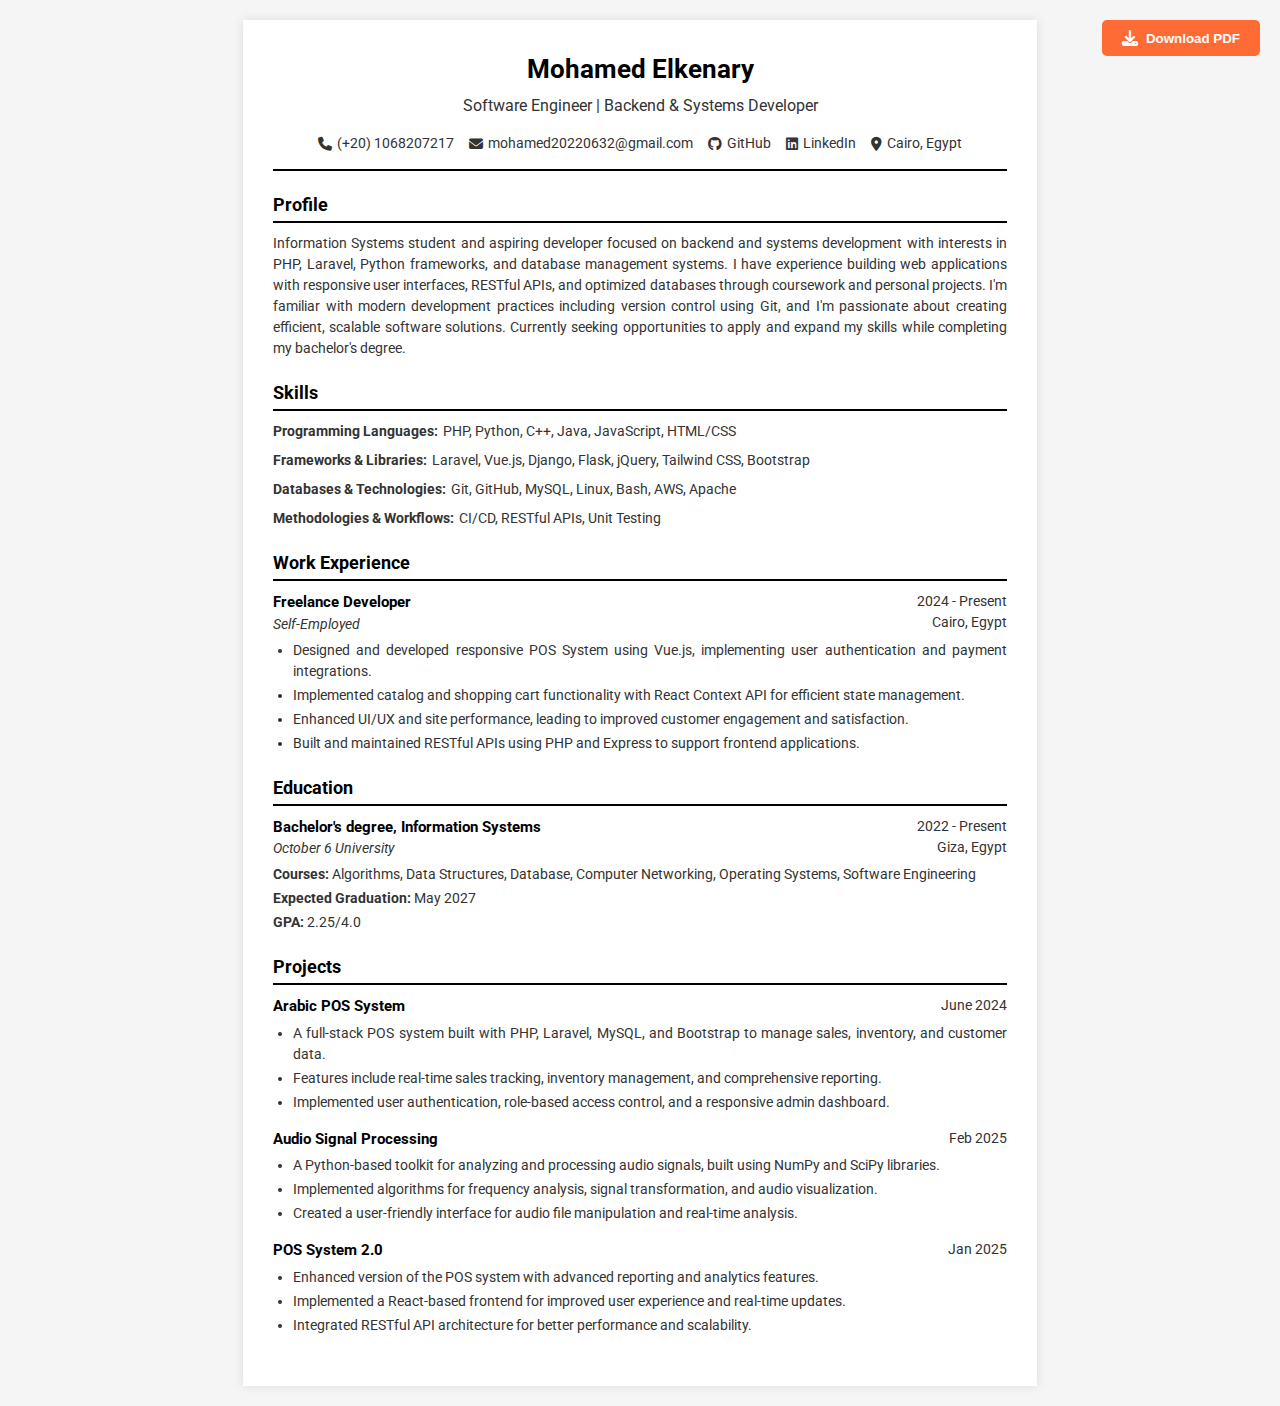
<file: cv.html>
<!DOCTYPE html>
<html lang="en">
<head>
    <meta charset="UTF-8">
    <meta name="viewport" content="width=device-width, initial-scale=1.0">
    <title>Mohamed Elkenary - CV</title>
    <link rel="stylesheet" href="css/cv.css">
    <link rel="stylesheet" href="https://cdnjs.cloudflare.com/ajax/libs/font-awesome/6.4.0/css/all.min.css">
    <link href="https://fonts.googleapis.com/css2?family=Roboto:wght@300;400;500;700&display=swap" rel="stylesheet">
</head>
<body>
    <div class="toolbar">
        <button id="download-pdf" class="download-btn">
            <i class="fas fa-download"></i> Download PDF
        </button>
    </div>

    <div class="cv-container">
        <!-- Header Section -->
        <header class="cv-header">
            <h1>Mohamed Elkenary</h1>
            <p class="job-title">Software Engineer | Backend & Systems Developer</p>
            <div class="contact-info">
                <span><i class="fas fa-phone"></i> (+20) 1068207217</span>
                <span><i class="fas fa-envelope"></i> mohamed20220632@gmail.com</span>
                <span><i class="fab fa-github"></i> GitHub</span>
                <span><i class="fab fa-linkedin"></i> LinkedIn</span>
                <span><i class="fas fa-map-marker-alt"></i> Cairo, Egypt</span>
            </div>
        </header>

        <section class="cv-section">
            <h2>Profile</h2>
            <p class="profile-text">
                Information Systems student and aspiring developer focused on backend and systems development with interests in PHP, Laravel, Python frameworks, and database management systems.
                I have experience building web applications with responsive user interfaces, RESTful APIs, and optimized databases through coursework and personal projects.
                I'm familiar with modern development practices including version control using Git, and I'm passionate about creating efficient, scalable software solutions.
                Currently seeking opportunities to apply and expand my skills while completing my bachelor's degree.
            </p>
        </section>

        <section class="cv-section">
            <h2>Skills</h2>
            <div class="skills-row">
                <div class="skill-category">
                    <h3>Programming Languages:</h3>
                    <p>PHP, Python, C++, Java, JavaScript, HTML/CSS</p>
                </div>
            </div>
            <div class="skills-row">
                <div class="skill-category">
                    <h3>Frameworks & Libraries:</h3>
                    <p>Laravel, Vue.js, Django, Flask, jQuery, Tailwind CSS, Bootstrap</p>
                </div>
            </div>
            <div class="skills-row">
                <div class="skill-category">
                    <h3>Databases & Technologies:</h3>
                    <p>Git, GitHub, MySQL, Linux, Bash, AWS, Apache</p>
                </div>
            </div>
            <div class="skills-row">
                <div class="skill-category">
                    <h3>Methodologies & Workflows:</h3>
                    <p> CI/CD, RESTful APIs, Unit Testing</p>
                </div>
            </div>
        </section>

        <section class="cv-section">
            <h2>Work Experience</h2>
            
            <div class="experience-item">
                <div class="job-header">
                    <div class="job-title-company">
                        <h3>Freelance Developer</h3>
                        <p class="company">Self-Employed</p>
                    </div>
                    <div class="job-duration">
                        <p>2024 - Present</p>
                        <p>Cairo, Egypt</p>
                    </div>
                </div>
                <ul class="job-description">
                    <li>Designed and developed responsive POS System using Vue.js, implementing user authentication and payment integrations.</li>
                    <li>Implemented catalog and shopping cart functionality with React Context API for efficient state management.</li>
                    <li>Enhanced UI/UX and site performance, leading to improved customer engagement and satisfaction.</li>
                    <li>Built and maintained RESTful APIs using PHP and Express to support frontend applications.</li>
                </ul>
            </div>
        </section>

        <section class="cv-section">
            <h2>Education</h2>
            <div class="education-item">
                <div class="edu-header">
                    <div class="degree-university">
                        <h3>Bachelor's degree, Information Systems</h3>
                        <p class="institution">October 6 University</p>
                    </div>
                    <div class="edu-duration">
                        <p>2022 - Present</p>
                        <p>Giza, Egypt</p>
                    </div>
                </div>
                <div class="courses">
                    <p><strong>Courses:</strong> Algorithms, Data Structures, Database, Computer Networking, Operating Systems, Software Engineering</p>
                    <p><strong>Expected Graduation:</strong> May 2027</p>
                    <p><strong>GPA:</strong> 2.25/4.0</p>
                </div>
            </div>
        </section>

        <section class="cv-section">
            <h2>Projects</h2>
            <div class="project-item">
                <div class="proj-header">
                    <h3>Arabic POS System</h3>
                    <p class="date">June 2024</p>
                </div>
                <ul class="proj-description">
                    <li>A full-stack POS system built with PHP, Laravel, MySQL, and Bootstrap to manage sales, inventory, and customer data.</li>
                    <li>Features include real-time sales tracking, inventory management, and comprehensive reporting.</li>
                    <li>Implemented user authentication, role-based access control, and a responsive admin dashboard.</li>
                </ul>
            </div>
            
            <div class="project-item">
                <div class="proj-header">
                    <h3>Audio Signal Processing</h3>
                    <p class="date">Feb 2025</p>
                </div>
                <ul class="proj-description">
                    <li>A Python-based toolkit for analyzing and processing audio signals, built using NumPy and SciPy libraries.</li>
                    <li>Implemented algorithms for frequency analysis, signal transformation, and audio visualization.</li>
                    <li>Created a user-friendly interface for audio file manipulation and real-time analysis.</li>
                </ul>
            </div>
            
            <div class="project-item">
                <div class="proj-header">
                    <h3>POS System 2.0</h3>
                    <p class="date">Jan 2025</p>
                </div>
                <ul class="proj-description">
                    <li>Enhanced version of the POS system with advanced reporting and analytics features.</li>
                    <li>Implemented a React-based frontend for improved user experience and real-time updates.</li>
                    <li>Integrated RESTful API architecture for better performance and scalability.</li>
                </ul>
            </div>
        </section>
    </div>

    <script src="js/cv.js"></script>
</body>
</html>
</file>
<file: css/cv.css>
/* CV Styles for Mohamed Elkenary */

/* General Reset */
* {
    margin: 0;
    padding: 0;
    box-sizing: border-box;
}

/* Variables */
:root {
    --text-color: #333;
    --heading-color: #000;
    --light-text: #666;
    --accent-color: #ff6b35;
    --divider-color: #000;
    --background-color: #fff;
    --section-spacing: 15px;
    --page-margin: 30px;
    --a4-width: 210mm;
    --a4-height: 297mm;
}

/* Base Styles */
body {
    font-family: 'Roboto', Arial, sans-serif;
    color: var(--text-color);
    line-height: 1.5;
    background-color: #f5f5f5;
    padding: 0;
    margin: 0;
}

/* Toolbar (only visible in browser, not in print) */
.toolbar {
    position: fixed;
    top: 20px;
    right: 20px;
    z-index: 1000;
    display: flex;
    gap: 10px;
}

.download-btn {
    background-color: var(--accent-color);
    color: white;
    border: none;
    padding: 10px 20px;
    border-radius: 5px;
    cursor: pointer;
    display: flex;
    align-items: center;
    gap: 8px;
    font-family: Arial, sans-serif;
    font-weight: bold;
    transition: background-color 0.3s ease;
}

.download-btn:hover {
    background-color: #e05500;
}

.download-btn i {
    font-size: 16px;
}

/* CV Container */
.cv-container {
    width: var(--a4-width);
    min-height: var(--a4-height);
    margin: 20px auto;
    background-color: var(--background-color);
    box-shadow: 0 0 10px rgba(0, 0, 0, 0.1);
    padding: var(--page-margin);
    position: relative;
}

/* Header Section */
.cv-header {
    text-align: center;
    margin-bottom: 20px;
    padding-bottom: 15px;
    border-bottom: 2px solid var(--divider-color);
}

.cv-header h1 {
    font-size: 26px;
    color: var(--heading-color);
    margin-bottom: 5px;
    font-weight: bold;
}

.job-title {
    font-size: 16px;
    margin-bottom: 15px;
    font-weight: normal;
}

.contact-info {
    display: flex;
    flex-wrap: wrap;
    justify-content: center;
    gap: 15px;
    font-size: 14px;
}

.contact-info span {
    display: inline-flex;
    align-items: center;
}

.contact-info i {
    margin-right: 5px;
    color: var(--text-color);
}

/* Section Styles */
.cv-section {
    margin-bottom: 20px;
}

.cv-section h2 {
    font-size: 18px;
    color: var(--heading-color);
    margin-bottom: 10px;
    border-bottom: 2px solid var(--divider-color);
    padding-bottom: 3px;
    font-weight: bold;
}

/* Profile Section */
.profile-text {
    font-size: 14px;
    margin-bottom: 10px;
    text-align: justify;
}

/* Skills Section */
.skills-row {
    margin-bottom: 8px;
}

.skill-category {
    display: flex;
    align-items: baseline;
    flex-wrap: wrap;
}

.skill-category h3 {
    font-size: 14px;
    margin-right: 5px;
    font-weight: bold;
}

.skill-category p {
    font-size: 14px;
    margin: 0;
}

/* Experience Section */
.experience-item {
    margin-bottom: 15px;
}

.job-header {
    display: flex;
    justify-content: space-between;
    margin-bottom: 5px;
}

.job-title-company h3 {
    font-size: 15px;
    font-weight: bold;
    color: var(--heading-color);
}

.company {
    font-style: italic;
    font-size: 14px;
}

.job-duration {
    text-align: right;
    font-size: 14px;
}

.job-description {
    list-style-type: disc;
    padding-left: 20px;
    margin-top: 5px;
    font-size: 14px;
}

.job-description li {
    margin-bottom: 3px;
    text-align: justify;
}

/* Education Section */
.education-item {
    margin-bottom: 15px;
}

.edu-header {
    display: flex;
    justify-content: space-between;
    margin-bottom: 5px;
}

.degree-university h3 {
    font-size: 15px;
    font-weight: bold;
    color: var(--heading-color);
}

.institution {
    font-style: italic;
    font-size: 14px;
}

.edu-duration {
    text-align: right;
    font-size: 14px;
}

.courses {
    font-size: 14px;
}

.courses p {
    margin-bottom: 3px;
}

/* Projects Section */
.project-item {
    margin-bottom: 15px;
}

.proj-header {
    display: flex;
    justify-content: space-between;
    margin-bottom: 5px;
}

.proj-header h3 {
    font-size: 15px;
    font-weight: bold;
    color: var(--heading-color);
}

.date {
    font-size: 14px;
}

.proj-description {
    list-style-type: disc;
    padding-left: 20px;
    margin-top: 5px;
    font-size: 14px;
}

.proj-description li {
    margin-bottom: 3px;
    text-align: justify;
}

/* Print Styles */
@media print {
    @page {
        size: A4;
        margin: 0;
    }
    
    body {
        background-color: white;
        -webkit-print-color-adjust: exact !important;
        print-color-adjust: exact !important;
    }
    
    .toolbar {
        display: none !important;
    }
    
    .cv-container {
        width: 100%;
        height: 100%;
        margin: 0;
        padding: var(--page-margin);
        box-shadow: none;
        overflow: hidden;
        page-break-inside: avoid;
    }
    
    /* Ensure proper page breaks */
    .cv-section {
        page-break-inside: avoid;
    }
    
    .experience-item, .project-item, .education-item {
        page-break-inside: avoid;
    }
}

/* Responsive Styles (for viewing on devices) */
@media screen and (max-width: 210mm) {
    .cv-container {
        width: 100%;
        margin: 0;
        box-shadow: none;
        padding: 15px;
    }
    
    .contact-info {
        flex-direction: column;
        align-items: center;
        gap: 5px;
    }
    
    .job-header, .edu-header, .proj-header {
        flex-direction: column;
        align-items: flex-start;
    }
    
    .job-duration, .edu-duration {
        margin-top: 5px;
        text-align: left;
    }
}
</file>
